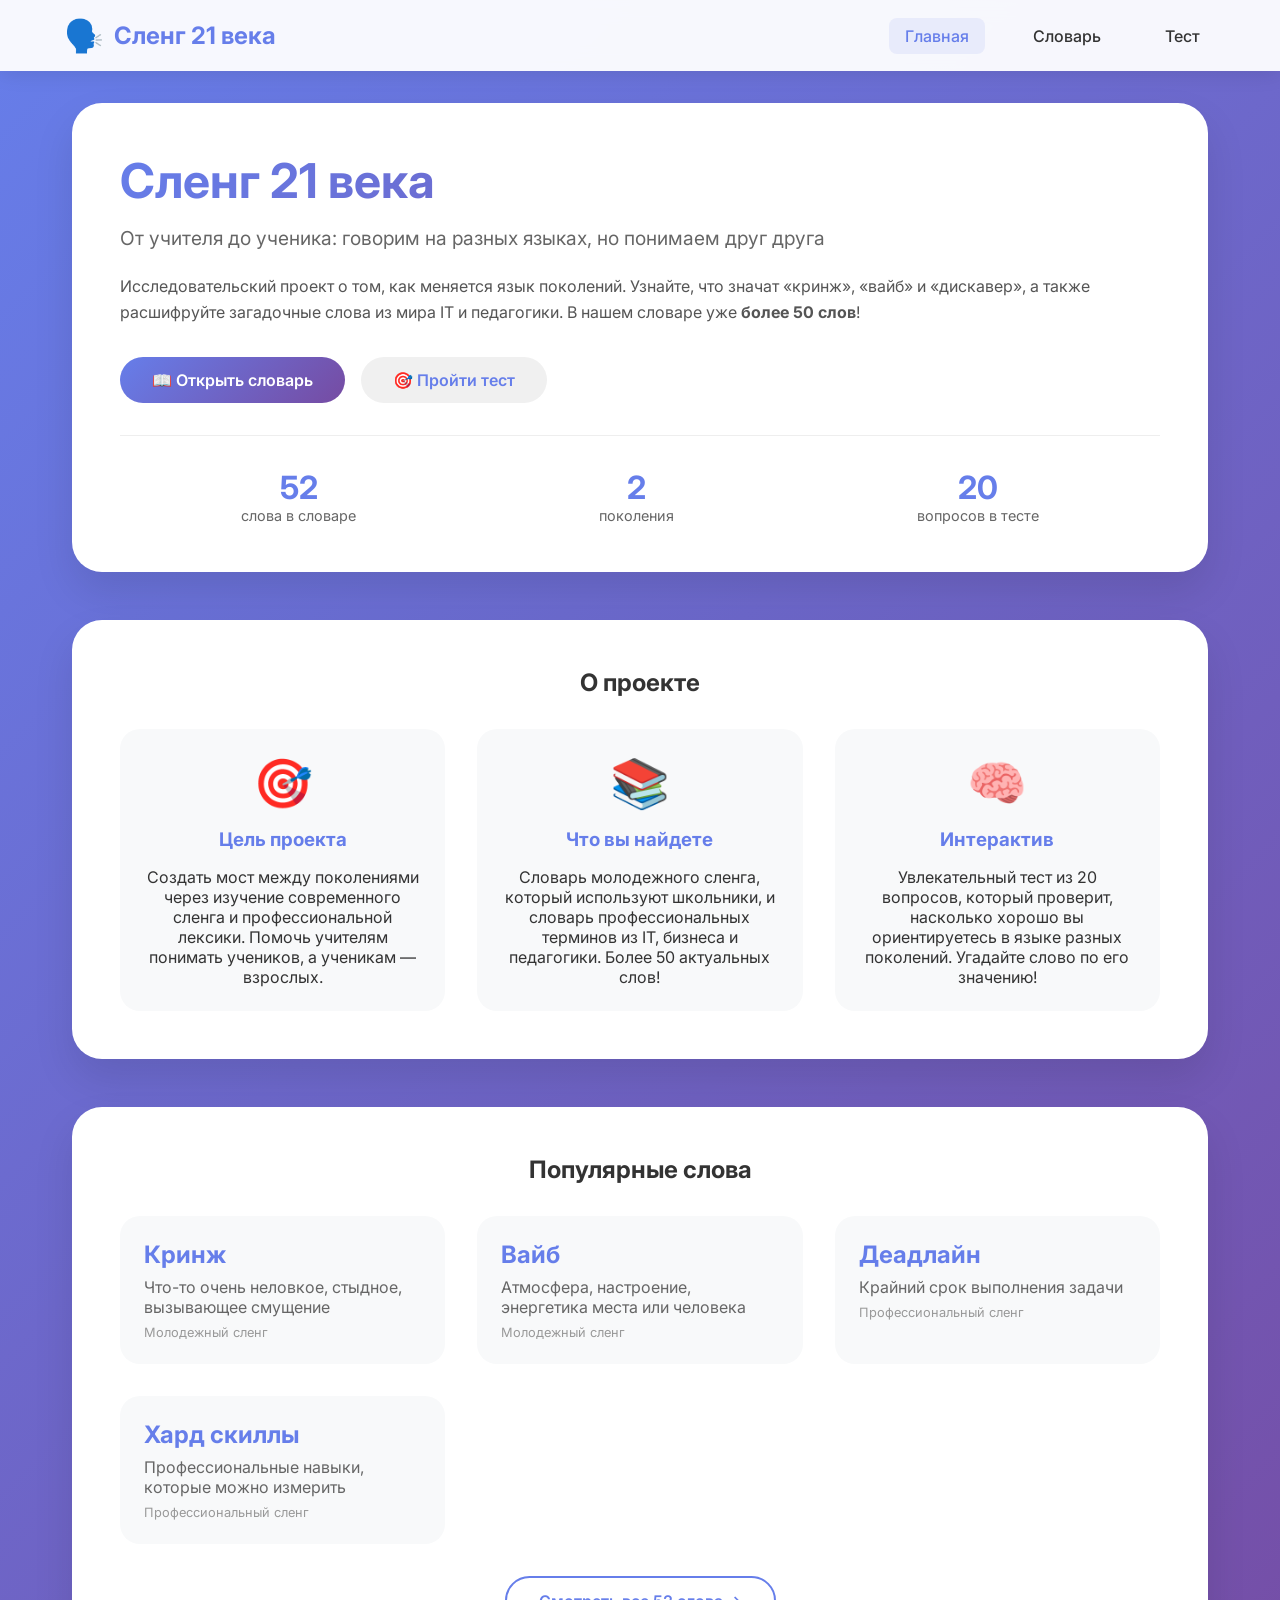
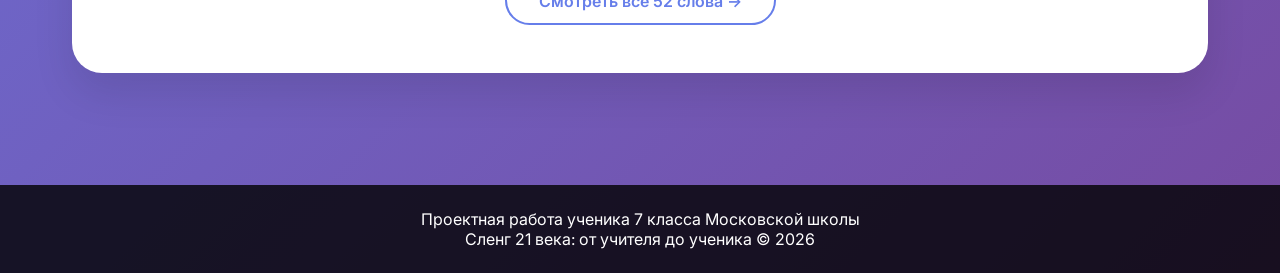
<file: index.html>
<!DOCTYPE html>
<html lang="ru">
<head>
    <meta charset="UTF-8">
    <meta name="viewport" content="width=device-width, initial-scale=1.0, user-scalable=yes">
    <title>Сленг 21 века | Главная</title>
    <link rel="stylesheet" href="style.css">
    <link href="https://fonts.googleapis.com/css2?family=Inter:opsz,wght@14..32,300;14..32,400;14..32,600;14..32,700&display=swap" rel="stylesheet">
</head>
<body>
    <header>
        <nav class="navbar">
            <div class="nav-brand">
                <span class="logo">🗣️</span>
                <span class="logo-text">Сленг 21 века</span>
            </div>
            <ul class="nav-menu">
                <li><a href="index.html" class="active">Главная</a></li>
                <li><a href="dictionary.html">Словарь</a></li>
                <li><a href="quiz.html">Тест</a></li>
            </ul>
            <div class="hamburger">
                <span></span>
                <span></span>
                <span></span>
            </div>
        </nav>
    </header>

    <main>
        <section class="hero">
            <div class="hero-content">
                <h1>Сленг 21 века</h1>
                <p class="subtitle">От учителя до ученика: говорим на разных языках, но понимаем друг друга</p>
                <p class="hero-description">
                    Исследовательский проект о том, как меняется язык поколений. Узнайте, что значат 
                    «кринж», «вайб» и «дискавер», а также расшифруйте загадочные слова из мира IT и педагогики.
                    В нашем словаре уже <strong>более 50 слов</strong>!
                </p>
                <div class="hero-buttons">
                    <a href="dictionary.html" class="btn btn-primary">📖 Открыть словарь</a>
                    <a href="quiz.html" class="btn btn-secondary">🎯 Пройти тест</a>
                </div>
            </div>
            <div class="hero-stats">
                <div class="stat-card">
                    <div class="stat-number">52</div>
                    <div class="stat-label">слова в словаре</div>
                </div>
                <div class="stat-card">
                    <div class="stat-number">2</div>
                    <div class="stat-label">поколения</div>
                </div>
                <div class="stat-card">
                    <div class="stat-number">20</div>
                    <div class="stat-label">вопросов в тесте</div>
                </div>
            </div>
        </section>

        <section class="about-project">
            <h2>О проекте</h2>
            <div class="about-grid">
                <div class="about-card">
                    <div class="about-icon">🎯</div>
                    <h3>Цель проекта</h3>
                    <p>Создать мост между поколениями через изучение современного сленга и профессиональной лексики. Помочь учителям понимать учеников, а ученикам — взрослых.</p>
                </div>
                <div class="about-card">
                    <div class="about-icon">📚</div>
                    <h3>Что вы найдете</h3>
                    <p>Словарь молодежного сленга, который используют школьники, и словарь профессиональных терминов из IT, бизнеса и педагогики. Более 50 актуальных слов!</p>
                </div>
                <div class="about-card">
                    <div class="about-icon">🧠</div>
                    <h3>Интерактив</h3>
                    <p>Увлекательный тест из 20 вопросов, который проверит, насколько хорошо вы ориентируетесь в языке разных поколений. Угадайте слово по его значению!</p>
                </div>
            </div>
        </section>

        <section class="preview">
            <h2>Популярные слова</h2>
            <div class="preview-grid">
                <div class="preview-item">
                    <div class="word">Кринж</div>
                    <div class="meaning">Что-то очень неловкое, стыдное, вызывающее смущение</div>
                    <div class="category">Молодежный сленг</div>
                </div>
                <div class="preview-item">
                    <div class="word">Вайб</div>
                    <div class="meaning">Атмосфера, настроение, энергетика места или человека</div>
                    <div class="category">Молодежный сленг</div>
                </div>
                <div class="preview-item">
                    <div class="word">Деадлайн</div>
                    <div class="meaning">Крайний срок выполнения задачи</div>
                    <div class="category">Профессиональный сленг</div>
                </div>
                <div class="preview-item">
                    <div class="word">Хард скиллы</div>
                    <div class="meaning">Профессиональные навыки, которые можно измерить</div>
                    <div class="category">Профессиональный сленг</div>
                </div>
            </div>
            <div class="center-btn">
                <a href="dictionary.html" class="btn btn-outline">Смотреть все 52 слова →</a>
            </div>
        </section>
    </main>

    <footer>
        <div class="footer-content">
            <p>Проектная работа ученика 7 класса Московской школы</p>
            <p>Сленг 21 века: от учителя до ученика © 2026</p>
        </div>
    </footer>

    <script>
        const hamburger = document.querySelector('.hamburger');
        const navMenu = document.querySelector('.nav-menu');
        
        hamburger.addEventListener('click', () => {
            hamburger.classList.toggle('active');
            navMenu.classList.toggle('active');
        });
    </script>
</body>
</html>
</file>
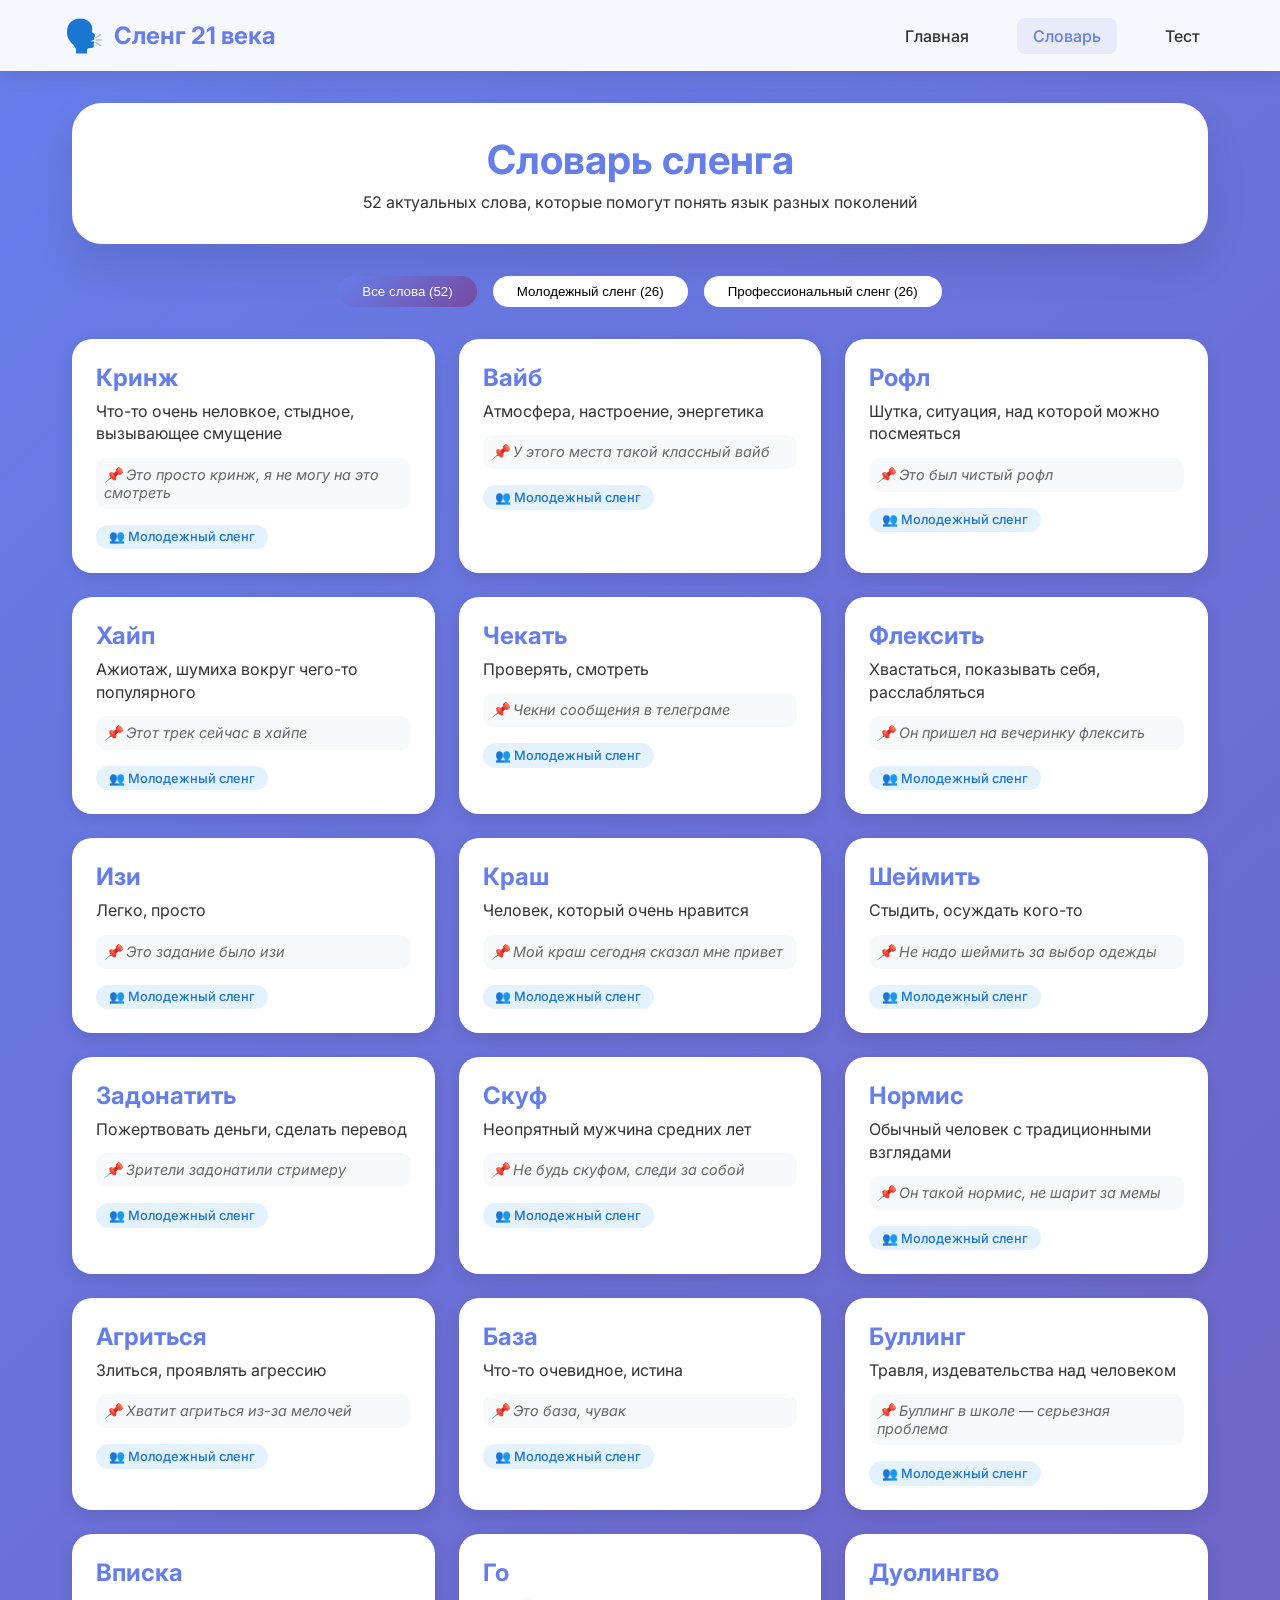
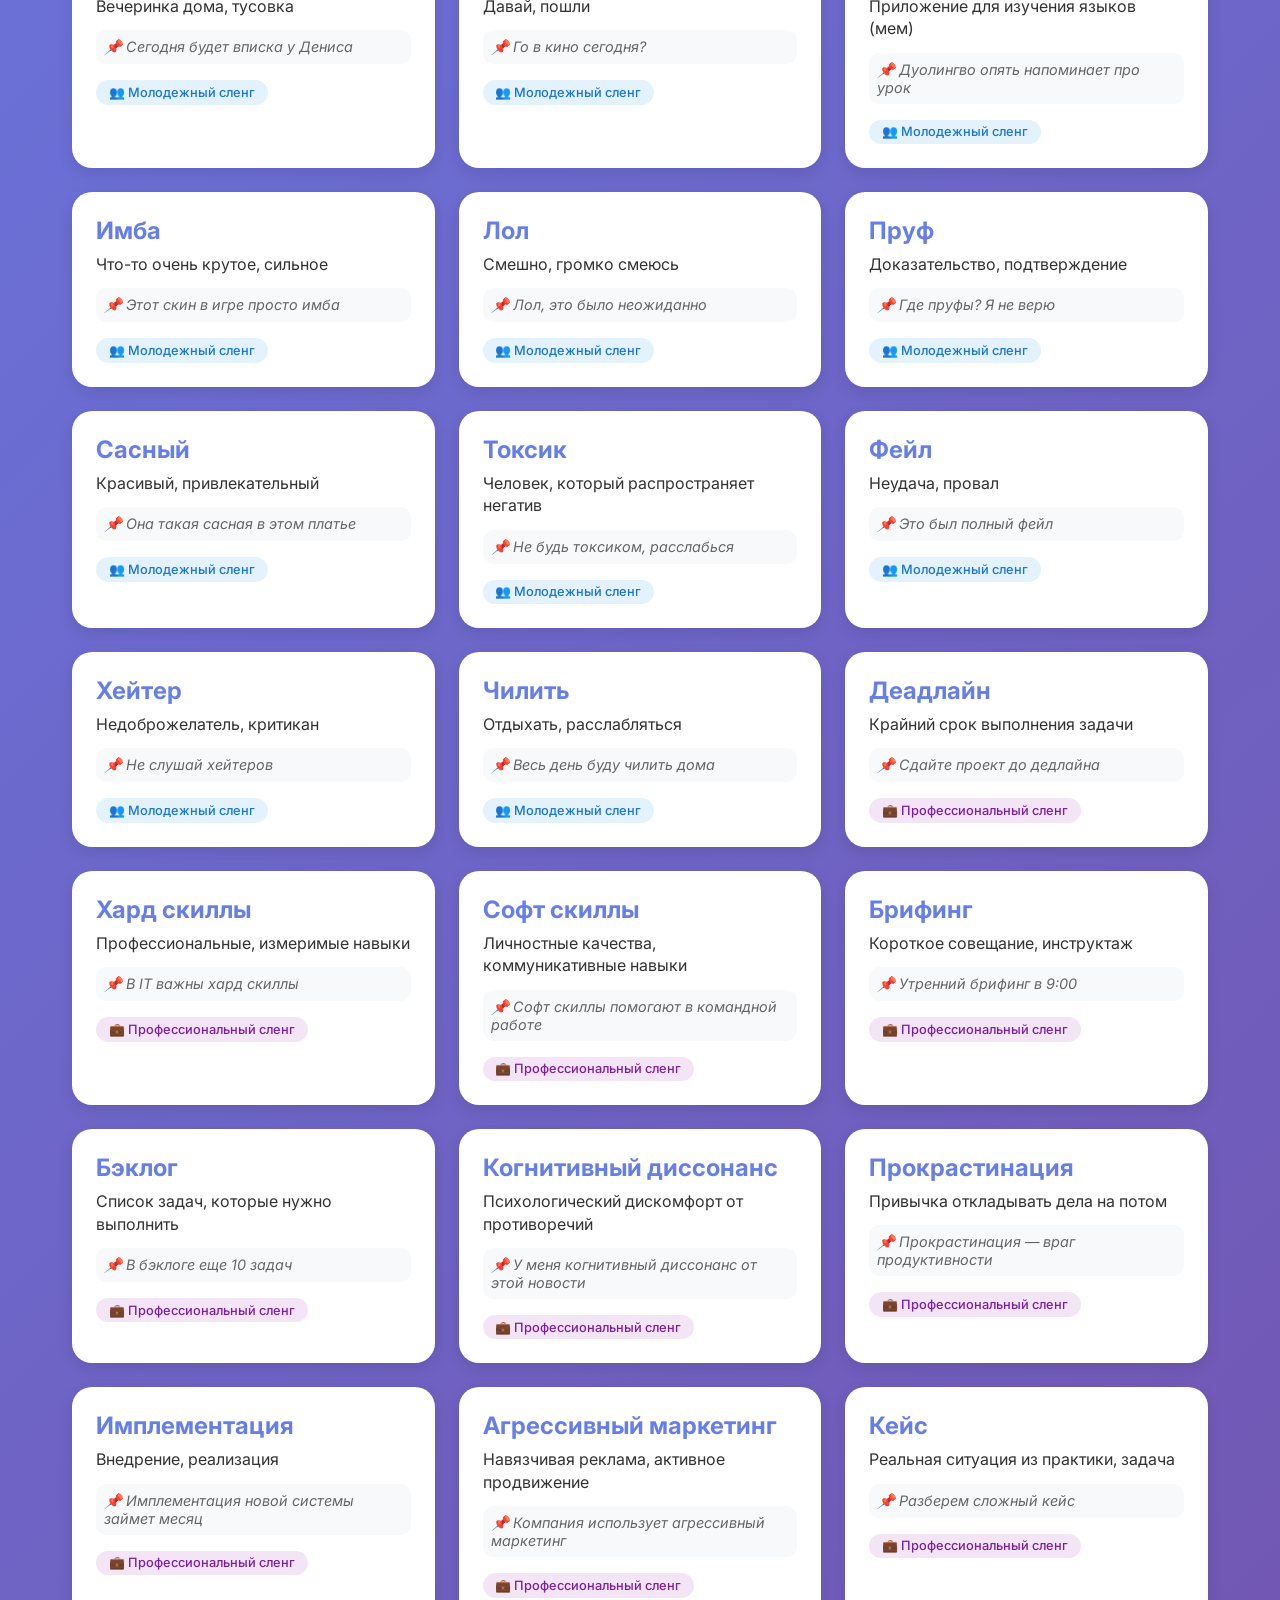
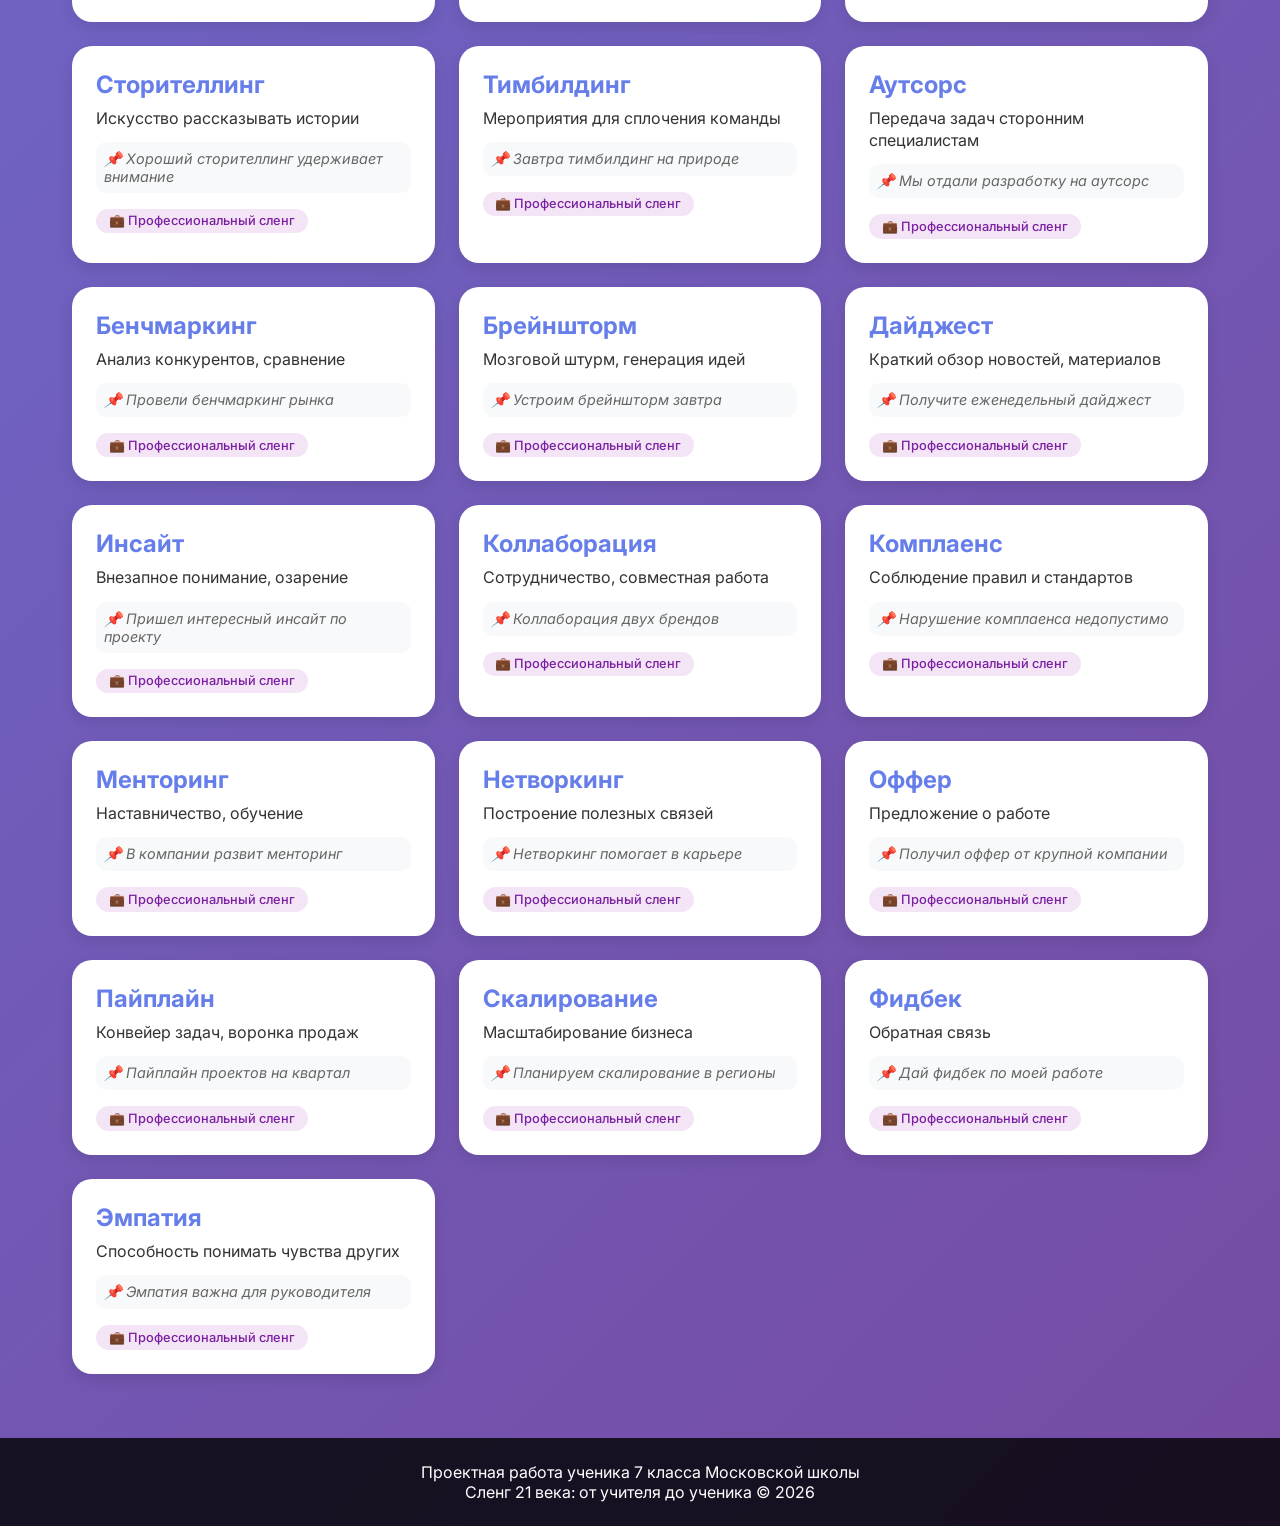
<file: dictionary.html>
<!DOCTYPE html>
<html lang="ru">
<head>
    <meta charset="UTF-8">
    <meta name="viewport" content="width=device-width, initial-scale=1.0, user-scalable=yes">
    <title>Словарь сленга | Сленг 21 века</title>
    <link rel="stylesheet" href="style.css">
    <link href="https://fonts.googleapis.com/css2?family=Inter:opsz,wght@14..32,300;14..32,400;14..32,600;14..32,700&display=swap" rel="stylesheet">
</head>
<body>
    <header>
        <nav class="navbar">
            <div class="nav-brand">
                <span class="logo">🗣️</span>
                <span class="logo-text">Сленг 21 века</span>
            </div>
            <ul class="nav-menu">
                <li><a href="index.html">Главная</a></li>
                <li><a href="dictionary.html" class="active">Словарь</a></li>
                <li><a href="quiz.html">Тест</a></li>
            </ul>
            <div class="hamburger">
                <span></span>
                <span></span>
                <span></span>
            </div>
        </nav>
    </header>

    <main>
        <section class="page-header">
            <h1>Словарь сленга</h1>
            <p>52 актуальных слова, которые помогут понять язык разных поколений</p>
        </section>

        <section class="dictionary-filters">
            <div class="filter-buttons">
                <button class="filter-btn active" data-filter="all">Все слова (52)</button>
                <button class="filter-btn" data-filter="youth">Молодежный сленг (26)</button>
                <button class="filter-btn" data-filter="professional">Профессиональный сленг (26)</button>
            </div>
        </section>

        <section class="dictionary-list">
            <div class="dictionary-grid" id="dictionaryGrid"></div>
        </section>
    </main>

    <footer>
        <div class="footer-content">
            <p>Проектная работа ученика 7 класса Московской школы</p>
            <p>Сленг 21 века: от учителя до ученика © 2026</p>
        </div>
    </footer>

    <script>
        const dictionary = [
            // Молодежный сленг (26 слов)
            { word: "Кринж", meaning: "Что-то очень неловкое, стыдное, вызывающее смущение", example: "Это просто кринж, я не могу на это смотреть", category: "youth" },
            { word: "Вайб", meaning: "Атмосфера, настроение, энергетика", example: "У этого места такой классный вайб", category: "youth" },
            { word: "Рофл", meaning: "Шутка, ситуация, над которой можно посмеяться", example: "Это был чистый рофл", category: "youth" },
            { word: "Хайп", meaning: "Ажиотаж, шумиха вокруг чего-то популярного", example: "Этот трек сейчас в хайпе", category: "youth" },
            { word: "Чекать", meaning: "Проверять, смотреть", example: "Чекни сообщения в телеграме", category: "youth" },
            { word: "Флексить", meaning: "Хвастаться, показывать себя, расслабляться", example: "Он пришел на вечеринку флексить", category: "youth" },
            { word: "Изи", meaning: "Легко, просто", example: "Это задание было изи", category: "youth" },
            { word: "Краш", meaning: "Человек, который очень нравится", example: "Мой краш сегодня сказал мне привет", category: "youth" },
            { word: "Шеймить", meaning: "Стыдить, осуждать кого-то", example: "Не надо шеймить за выбор одежды", category: "youth" },
            { word: "Задонатить", meaning: "Пожертвовать деньги, сделать перевод", example: "Зрители задонатили стримеру", category: "youth" },
            { word: "Скуф", meaning: "Неопрятный мужчина средних лет", example: "Не будь скуфом, следи за собой", category: "youth" },
            { word: "Нормис", meaning: "Обычный человек с традиционными взглядами", example: "Он такой нормис, не шарит за мемы", category: "youth" },
            { word: "Агриться", meaning: "Злиться, проявлять агрессию", example: "Хватит агриться из-за мелочей", category: "youth" },
            { word: "База", meaning: "Что-то очевидное, истина", example: "Это база, чувак", category: "youth" },
            { word: "Буллинг", meaning: "Травля, издевательства над человеком", example: "Буллинг в школе — серьезная проблема", category: "youth" },
            { word: "Вписка", meaning: "Вечеринка дома, тусовка", example: "Сегодня будет вписка у Дениса", category: "youth" },
            { word: "Го", meaning: "Давай, пошли", example: "Го в кино сегодня?", category: "youth" },
            { word: "Дуолингво", meaning: "Приложение для изучения языков (мем)", example: "Дуолингво опять напоминает про урок", category: "youth" },
            { word: "Имба", meaning: "Что-то очень крутое, сильное", example: "Этот скин в игре просто имба", category: "youth" },
            { word: "Лол", meaning: "Смешно, громко смеюсь", example: "Лол, это было неожиданно", category: "youth" },
            { word: "Пруф", meaning: "Доказательство, подтверждение", example: "Где пруфы? Я не верю", category: "youth" },
            { word: "Сасный", meaning: "Красивый, привлекательный", example: "Она такая сасная в этом платье", category: "youth" },
            { word: "Токсик", meaning: "Человек, который распространяет негатив", example: "Не будь токсиком, расслабься", category: "youth" },
            { word: "Фейл", meaning: "Неудача, провал", example: "Это был полный фейл", category: "youth" },
            { word: "Хейтер", meaning: "Недоброжелатель, критикан", example: "Не слушай хейтеров", category: "youth" },
            { word: "Чилить", meaning: "Отдыхать, расслабляться", example: "Весь день буду чилить дома", category: "youth" },
            
            // Профессиональный сленг (26 слов)
            { word: "Деадлайн", meaning: "Крайний срок выполнения задачи", example: "Сдайте проект до дедлайна", category: "professional" },
            { word: "Хард скиллы", meaning: "Профессиональные, измеримые навыки", example: "В IT важны хард скиллы", category: "professional" },
            { word: "Софт скиллы", meaning: "Личностные качества, коммуникативные навыки", example: "Софт скиллы помогают в командной работе", category: "professional" },
            { word: "Брифинг", meaning: "Короткое совещание, инструктаж", example: "Утренний брифинг в 9:00", category: "professional" },
            { word: "Бэклог", meaning: "Список задач, которые нужно выполнить", example: "В бэклоге еще 10 задач", category: "professional" },
            { word: "Когнитивный диссонанс", meaning: "Психологический дискомфорт от противоречий", example: "У меня когнитивный диссонанс от этой новости", category: "professional" },
            { word: "Прокрастинация", meaning: "Привычка откладывать дела на потом", example: "Прокрастинация — враг продуктивности", category: "professional" },
            { word: "Имплементация", meaning: "Внедрение, реализация", example: "Имплементация новой системы займет месяц", category: "professional" },
            { word: "Агрессивный маркетинг", meaning: "Навязчивая реклама, активное продвижение", example: "Компания использует агрессивный маркетинг", category: "professional" },
            { word: "Кейс", meaning: "Реальная ситуация из практики, задача", example: "Разберем сложный кейс", category: "professional" },
            { word: "Сторителлинг", meaning: "Искусство рассказывать истории", example: "Хороший сторителлинг удерживает внимание", category: "professional" },
            { word: "Тимбилдинг", meaning: "Мероприятия для сплочения команды", example: "Завтра тимбилдинг на природе", category: "professional" },
            { word: "Аутсорс", meaning: "Передача задач сторонним специалистам", example: "Мы отдали разработку на аутсорс", category: "professional" },
            { word: "Бенчмаркинг", meaning: "Анализ конкурентов, сравнение", example: "Провели бенчмаркинг рынка", category: "professional" },
            { word: "Брейншторм", meaning: "Мозговой штурм, генерация идей", example: "Устроим брейншторм завтра", category: "professional" },
            { word: "Дайджест", meaning: "Краткий обзор новостей, материалов", example: "Получите еженедельный дайджест", category: "professional" },
            { word: "Инсайт", meaning: "Внезапное понимание, озарение", example: "Пришел интересный инсайт по проекту", category: "professional" },
            { word: "Коллаборация", meaning: "Сотрудничество, совместная работа", example: "Коллаборация двух брендов", category: "professional" },
            { word: "Комплаенс", meaning: "Соблюдение правил и стандартов", example: "Нарушение комплаенса недопустимо", category: "professional" },
            { word: "Менторинг", meaning: "Наставничество, обучение", example: "В компании развит менторинг", category: "professional" },
            { word: "Нетворкинг", meaning: "Построение полезных связей", example: "Нетворкинг помогает в карьере", category: "professional" },
            { word: "Оффер", meaning: "Предложение о работе", example: "Получил оффер от крупной компании", category: "professional" },
            { word: "Пайплайн", meaning: "Конвейер задач, воронка продаж", example: "Пайплайн проектов на квартал", category: "professional" },
            { word: "Скалирование", meaning: "Масштабирование бизнеса", example: "Планируем скалирование в регионы", category: "professional" },
            { word: "Фидбек", meaning: "Обратная связь", example: "Дай фидбек по моей работе", category: "professional" },
            { word: "Эмпатия", meaning: "Способность понимать чувства других", example: "Эмпатия важна для руководителя", category: "professional" }
        ];

        function renderDictionary(filter = "all") {
            const grid = document.getElementById('dictionaryGrid');
            const filteredWords = filter === "all" ? dictionary : dictionary.filter(item => item.category === filter);
            
            grid.innerHTML = filteredWords.map(item => `
                <div class="dictionary-card">
                    <div class="card-word">${item.word}</div>
                    <div class="card-meaning">${item.meaning}</div>
                    <div class="card-example">📌 ${item.example}</div>
                    <div class="card-category ${item.category}">
                        ${item.category === "youth" ? "👥 Молодежный сленг" : "💼 Профессиональный сленг"}
                    </div>
                </div>
            `).join('');
        }

        const filterBtns = document.querySelectorAll('.filter-btn');
        filterBtns.forEach(btn => {
            btn.addEventListener('click', () => {
                filterBtns.forEach(b => b.classList.remove('active'));
                btn.classList.add('active');
                renderDictionary(btn.dataset.filter);
            });
        });

        renderDictionary("all");

        const hamburger = document.querySelector('.hamburger');
        const navMenu = document.querySelector('.nav-menu');
        
        hamburger.addEventListener('click', () => {
            hamburger.classList.toggle('active');
            navMenu.classList.toggle('active');
        });
    </script>
</body>
</html>
</file>
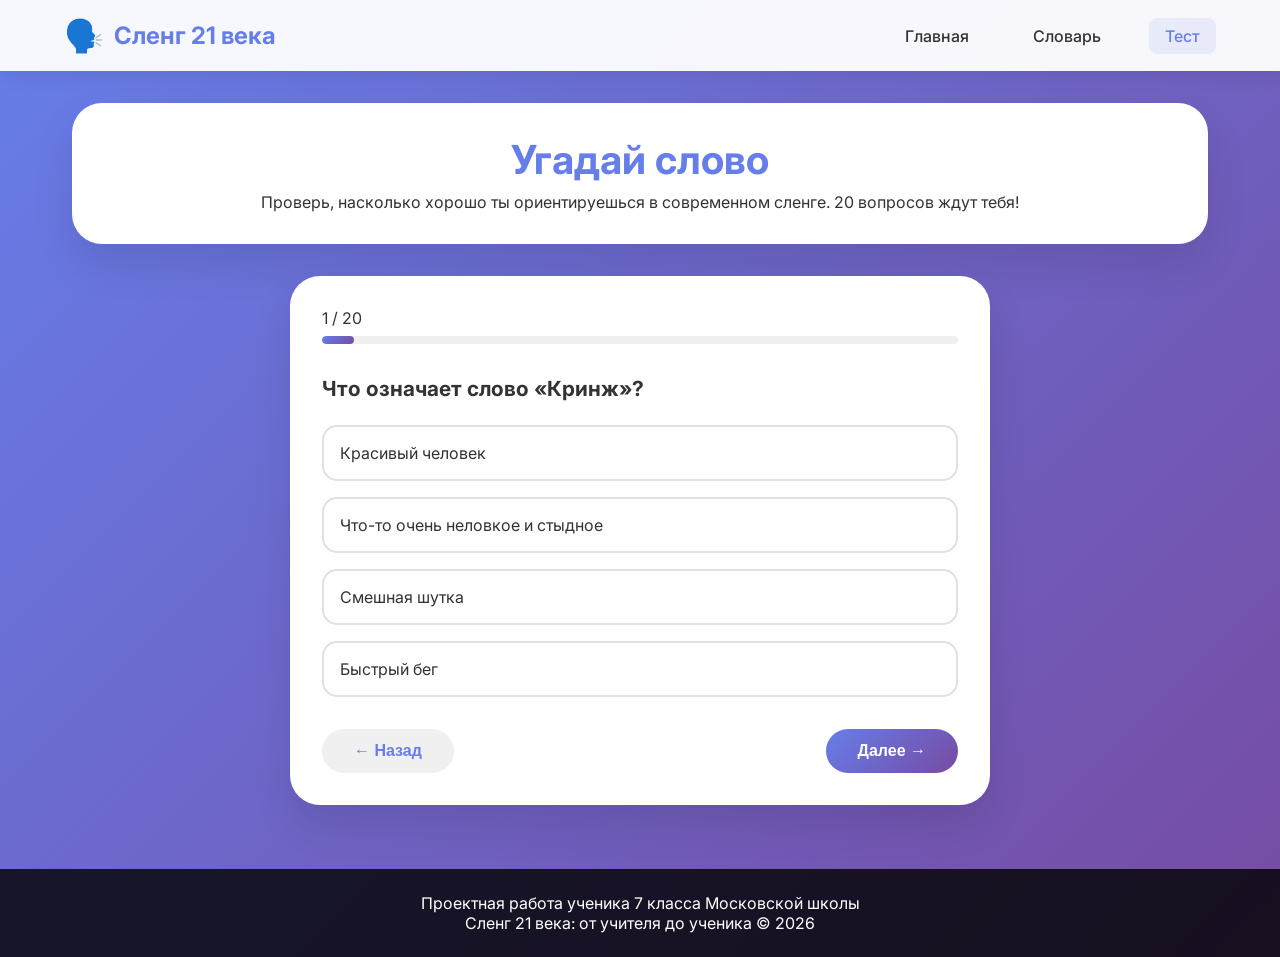
<file: quiz.html>
<!DOCTYPE html>
<html lang="ru">
<head>
    <meta charset="UTF-8">
    <meta name="viewport" content="width=device-width, initial-scale=1.0, user-scalable=yes">
    <title>Тест | Сленг 21 века</title>
    <link rel="stylesheet" href="style.css">
    <link href="https://fonts.googleapis.com/css2?family=Inter:opsz,wght@14..32,300;14..32,400;14..32,600;14..32,700&display=swap" rel="stylesheet">
</head>
<body>
    <header>
        <nav class="navbar">
            <div class="nav-brand">
                <span class="logo">🗣️</span>
                <span class="logo-text">Сленг 21 века</span>
            </div>
            <ul class="nav-menu">
                <li><a href="index.html">Главная</a></li>
                <li><a href="dictionary.html">Словарь</a></li>
                <li><a href="quiz.html" class="active">Тест</a></li>
            </ul>
            <div class="hamburger">
                <span></span>
                <span></span>
                <span></span>
            </div>
        </nav>
    </header>

    <main>
        <section class="page-header">
            <h1>Угадай слово</h1>
            <p>Проверь, насколько хорошо ты ориентируешься в современном сленге. 20 вопросов ждут тебя!</p>
        </section>

        <section class="quiz-container">
            <div class="quiz-card" id="quizCard">
                <div class="quiz-progress">
                    <span id="currentQuestion">1</span> / <span id="totalQuestions">20</span>
                    <div class="progress-bar">
                        <div class="progress-fill" id="progressFill"></div>
                    </div>
                </div>
                <div class="quiz-content">
                    <h3 id="questionText">Загрузка...</h3>
                    <div class="quiz-options" id="quizOptions"></div>
                </div>
                <div class="quiz-result" id="quizResult" style="display: none;">
                    <div class="result-icon" id="resultIcon">🎉</div>
                    <h3 id="resultTitle">Ваш результат</h3>
                    <div class="result-score" id="resultScore">0/20</div>
                    <p id="resultMessage"></p>
                    <button class="btn btn-primary" id="restartQuiz">Пройти заново</button>
                </div>
                <div class="quiz-controls" id="quizControls">
                    <button class="btn btn-secondary" id="prevBtn" disabled>← Назад</button>
                    <button class="btn btn-primary" id="nextBtn">Далее →</button>
                </div>
            </div>
        </section>
    </main>

    <footer>
        <div class="footer-content">
            <p>Проектная работа ученика 7 класса Московской школы</p>
            <p>Сленг 21 века: от учителя до ученика © 2026</p>
        </div>
    </footer>

    <script>
        const quizQuestions = [
            { text: "Что означает слово «Кринж»?", options: ["Красивый человек", "Что-то очень неловкое и стыдное", "Смешная шутка", "Быстрый бег"], correct: 1 },
            { text: "Какое слово означает «атмосфера, настроение»?", options: ["Хайп", "Флексить", "Вайб", "Рофл"], correct: 2 },
            { text: "Что такое «деадлайн»?", options: ["Выходной день", "Крайний срок выполнения задачи", "Новый проект", "Онлайн-встреча"], correct: 1 },
            { text: "«Хард скиллы» — это...", options: ["Личные качества", "Профессиональные навыки", "Спортивные достижения", "Музыкальные способности"], correct: 1 },
            { text: "Что значит «рофл»?", options: ["Серьезный разговор", "Шутка, над которой можно посмеяться", "Спортивное соревнование", "Учебное задание"], correct: 1 },
            { text: "«Прокрастинация» — это...", options: ["Быстрая работа", "Привычка откладывать дела на потом", "Отличная память", "Умение общаться"], correct: 1 },
            { text: "Кого называют «крашем»?", options: ["Учителя", "Друга", "Человека, который очень нравится", "Родителя"], correct: 2 },
            { text: "Что такое «тимбилдинг»?", options: ["Строительство дома", "Мероприятия для сплочения команды", "Ремонт техники", "Школьное собрание"], correct: 1 },
            { text: "«Чекать» — это...", options: ["Проверять, смотреть", "Покупать", "Рисовать", "Петь"], correct: 0 },
            { text: "Что означает «софт скиллы»?", options: ["Программирование", "Личностные качества и коммуникативные навыки", "Математические способности", "Спортивные достижения"], correct: 1 },
            { text: "Что значит «хайп»?", options: ["Тишина", "Ажиотаж, шумиха", "Грусть", "Учеба"], correct: 1 },
            { text: "«Флексить» — это...", options: ["Хвастаться, расслабляться", "Бегать быстро", "Плакать", "Учиться"], correct: 0 },
            { text: "Что такое «имба»?", options: ["Что-то слабое", "Что-то очень крутое", "Новый телефон", "Старая игра"], correct: 1 },
            { text: "«Агриться» означает...", options: ["Радоваться", "Злиться, проявлять агрессию", "Спать", "Учиться"], correct: 1 },
            { text: "Что такое «фидбек»?", options: ["Обратная связь", "Новый фильм", "Компьютерная игра", "Школьный предмет"], correct: 0 },
            { text: "«Брейншторм» — это...", options: ["Гроза", "Мозговой штурм, генерация идей", "Спортивное соревнование", "Музыкальный фестиваль"], correct: 1 },
            { text: "Что значит «кейс» в профессиональном сленге?", options: ["Чемодан", "Реальная ситуация из практики", "Новый дом", "Компьютер"], correct: 1 },
            { text: "«Нетворкинг» — это...", options: ["Рыбалка", "Построение полезных связей", "Компьютерная сеть", "Спорт"], correct: 1 },
            { text: "Что такое «база» в молодежном сленге?", options: ["Основание здания", "Что-то очевидное, истина", "Баскетбольная площадка", "База данных"], correct: 1 },
            { text: "«Чилить» означает...", options: ["Работать", "Отдыхать, расслабляться", "Учиться", "Бежать"], correct: 1 }
        ];

        let currentQuestionIndex = 0;
        let userAnswers = new Array(quizQuestions.length).fill(null);
        let quizCompleted = false;

        const questionText = document.getElementById('questionText');
        const quizOptions = document.getElementById('quizOptions');
        const currentQuestionSpan = document.getElementById('currentQuestion');
        const totalQuestionsSpan = document.getElementById('totalQuestions');
        const progressFill = document.getElementById('progressFill');
        const prevBtn = document.getElementById('prevBtn');
        const nextBtn = document.getElementById('nextBtn');
        const quizControls = document.getElementById('quizControls');
        const quizResultDiv = document.getElementById('quizResult');
        const quizContent = document.querySelector('.quiz-content');

        totalQuestionsSpan.textContent = quizQuestions.length;

        function renderQuestion() {
            const question = quizQuestions[currentQuestionIndex];
            questionText.textContent = question.text;
            
            quizOptions.innerHTML = '';
            question.options.forEach((option, index) => {
                const isChecked = userAnswers[currentQuestionIndex] === index;
                const optionDiv = document.createElement('div');
                optionDiv.className = `quiz-option ${isChecked ? 'selected' : ''}`;
                optionDiv.innerHTML = `
                    <input type="radio" name="quiz" value="${index}" id="opt${index}" ${isChecked ? 'checked' : ''}>
                    <label for="opt${index}">${option}</label>
                `;
                optionDiv.addEventListener('click', () => {
                    const radio = optionDiv.querySelector('input');
                    radio.checked = true;
                    userAnswers[currentQuestionIndex] = index;
                    document.querySelectorAll('.quiz-option').forEach(opt => opt.classList.remove('selected'));
                    optionDiv.classList.add('selected');
                    updateNextButtonState();
                });
                quizOptions.appendChild(optionDiv);
            });
            
            currentQuestionSpan.textContent = currentQuestionIndex + 1;
            const progress = ((currentQuestionIndex + 1) / quizQuestions.length) * 100;
            progressFill.style.width = `${progress}%`;
            
            prevBtn.disabled = currentQuestionIndex === 0;
            updateNextButtonState();
        }

        function updateNextButtonState() {
            if (userAnswers[currentQuestionIndex] !== null) {
                nextBtn.disabled = false;
            } else {
                nextBtn.disabled = true;
            }
        }

        function calculateResult() {
            let correctCount = 0;
            userAnswers.forEach((answer, index) => {
                if (answer === quizQuestions[index].correct) {
                    correctCount++;
                }
            });
            return correctCount;
        }

        function showResult() {
            const correctCount = calculateResult();
            const percentage = (correctCount / quizQuestions.length) * 100;
            
            quizContent.style.display = 'none';
            quizControls.style.display = 'none';
            quizResultDiv.style.display = 'block';
            
            const resultScore = document.getElementById('resultScore');
            resultScore.textContent = `${correctCount}/${quizQuestions.length}`;
            
            const resultMessage = document.getElementById('resultMessage');
            const resultIcon = document.getElementById('resultIcon');
            
            if (percentage === 100) {
                resultMessage.textContent = 'Идеально! Ты настоящий знаток сленга! 👑';
                resultIcon.textContent = '🏆';
            } else if (percentage >= 80) {
                resultMessage.textContent = 'Отлично! Ты хорошо ориентируешься в современном языке! 🌟';
                resultIcon.textContent = '🎉';
            } else if (percentage >= 60) {
                resultMessage.textContent = 'Неплохо! Загляни в словарь, чтобы узнать новые слова! 📚';
                resultIcon.textContent = '👍';
            } else if (percentage >= 40) {
                resultMessage.textContent = 'Средний результат. Посмотри словарь и попробуй снова! 💪';
                resultIcon.textContent = '📖';
            } else {
                resultMessage.textContent = 'Стоит подтянуть знания! Открой словарь и выучи новые слова! 📚✨';
                resultIcon.textContent = '💡';
            }
        }

        function nextQuestion() {
            if (currentQuestionIndex < quizQuestions.length - 1) {
                currentQuestionIndex++;
                renderQuestion();
            } else {
                quizCompleted = true;
                showResult();
            }
        }

        function prevQuestion() {
            if (currentQuestionIndex > 0) {
                currentQuestionIndex--;
                renderQuestion();
            }
        }

        function restartQuiz() {
            currentQuestionIndex = 0;
            userAnswers = new Array(quizQuestions.length).fill(null);
            quizCompleted = false;
            quizContent.style.display = 'block';
            quizControls.style.display = 'flex';
            quizResultDiv.style.display = 'none';
            renderQuestion();
        }

        nextBtn.addEventListener('click', nextQuestion);
        prevBtn.addEventListener('click', prevQuestion);
        document.getElementById('restartQuiz').addEventListener('click', restartQuiz);

        renderQuestion();

        const hamburger = document.querySelector('.hamburger');
        const navMenu = document.querySelector('.nav-menu');
        
        hamburger.addEventListener('click', () => {
            hamburger.classList.toggle('active');
            navMenu.classList.toggle('active');
        });
    </script>
</body>
</html>
</file>
<file: style.css>
* {
    margin: 0;
    padding: 0;
    box-sizing: border-box;
}

body {
    font-family: 'Inter', sans-serif;
    background: linear-gradient(135deg, #667eea 0%, #764ba2 100%);
    min-height: 100vh;
    color: #333;
}

/* Навигация */
.navbar {
    display: flex;
    justify-content: space-between;
    align-items: center;
    padding: 1rem 5%;
    background: rgba(255, 255, 255, 0.95);
    backdrop-filter: blur(10px);
    box-shadow: 0 2px 20px rgba(0, 0, 0, 0.1);
    position: sticky;
    top: 0;
    z-index: 1000;
}

.nav-brand {
    display: flex;
    align-items: center;
    gap: 10px;
    font-size: 1.5rem;
    font-weight: 700;
    color: #667eea;
}

.logo {
    font-size: 2rem;
}

.nav-menu {
    display: flex;
    list-style: none;
    gap: 2rem;
}

.nav-menu a {
    text-decoration: none;
    color: #333;
    font-weight: 500;
    transition: color 0.3s;
    padding: 0.5rem 1rem;
    border-radius: 8px;
}

.nav-menu a:hover, .nav-menu a.active {
    color: #667eea;
    background: rgba(102, 126, 234, 0.1);
}

.hamburger {
    display: none;
    flex-direction: column;
    cursor: pointer;
}

.hamburger span {
    width: 25px;
    height: 3px;
    background: #333;
    margin: 3px 0;
    transition: 0.3s;
}

/* Основной контент */
main {
    max-width: 1200px;
    margin: 0 auto;
    padding: 2rem;
}

/* Hero секция */
.hero {
    background: white;
    border-radius: 30px;
    padding: 3rem;
    margin-bottom: 3rem;
    box-shadow: 0 20px 40px rgba(0, 0, 0, 0.1);
}

.hero-content h1 {
    font-size: 3rem;
    background: linear-gradient(135deg, #667eea 0%, #764ba2 100%);
    -webkit-background-clip: text;
    -webkit-text-fill-color: transparent;
    background-clip: text;
    margin-bottom: 1rem;
}

.subtitle {
    font-size: 1.2rem;
    color: #666;
    margin-bottom: 1.5rem;
}

.hero-description {
    line-height: 1.6;
    margin-bottom: 2rem;
    color: #555;
}

.hero-buttons {
    display: flex;
    gap: 1rem;
    flex-wrap: wrap;
}

.btn {
    padding: 0.8rem 2rem;
    border-radius: 50px;
    text-decoration: none;
    font-weight: 600;
    transition: transform 0.3s, box-shadow 0.3s;
    display: inline-block;
    cursor: pointer;
    border: none;
    font-size: 1rem;
}

.btn:hover {
    transform: translateY(-2px);
    box-shadow: 0 10px 20px rgba(0, 0, 0, 0.2);
}

.btn-primary {
    background: linear-gradient(135deg, #667eea 0%, #764ba2 100%);
    color: white;
}

.btn-secondary {
    background: #f0f0f0;
    color: #667eea;
}

.btn-outline {
    background: transparent;
    border: 2px solid #667eea;
    color: #667eea;
}

.hero-stats {
    display: flex;
    justify-content: space-around;
    margin-top: 2rem;
    padding-top: 2rem;
    border-top: 1px solid #eee;
}

.stat-card {
    text-align: center;
}

.stat-number {
    font-size: 2rem;
    font-weight: 700;
    color: #667eea;
}

.stat-label {
    color: #666;
    font-size: 0.9rem;
}

/* About секция */
.about-project, .preview {
    background: white;
    border-radius: 30px;
    padding: 3rem;
    margin-bottom: 3rem;
    box-shadow: 0 20px 40px rgba(0, 0, 0, 0.1);
}

h2 {
    text-align: center;
    margin-bottom: 2rem;
    color: #333;
}

.about-grid, .preview-grid {
    display: grid;
    grid-template-columns: repeat(auto-fit, minmax(280px, 1fr));
    gap: 2rem;
}

.about-card {
    text-align: center;
    padding: 1.5rem;
    background: #f8f9fa;
    border-radius: 20px;
    transition: transform 0.3s;
}

.about-card:hover {
    transform: translateY(-5px);
}

.about-icon {
    font-size: 3rem;
    margin-bottom: 1rem;
}

.about-card h3 {
    margin-bottom: 1rem;
    color: #667eea;
}

.preview-item {
    background: #f8f9fa;
    padding: 1.5rem;
    border-radius: 20px;
    transition: transform 0.3s;
}

.preview-item:hover {
    transform: translateY(-5px);
}

.word {
    font-size: 1.5rem;
    font-weight: 700;
    color: #667eea;
    margin-bottom: 0.5rem;
}

.meaning {
    color: #666;
    margin-bottom: 0.5rem;
}

.category {
    font-size: 0.8rem;
    color: #999;
}

.center-btn {
    text-align: center;
    margin-top: 2rem;
}

/* Страница словаря */
.page-header {
    text-align: center;
    background: white;
    border-radius: 30px;
    padding: 2rem;
    margin-bottom: 2rem;
    box-shadow: 0 20px 40px rgba(0, 0, 0, 0.1);
}

.page-header h1 {
    font-size: 2.5rem;
    color: #667eea;
    margin-bottom: 0.5rem;
}

.dictionary-filters {
    margin-bottom: 2rem;
}

.filter-buttons {
    display: flex;
    justify-content: center;
    gap: 1rem;
    flex-wrap: wrap;
}

.filter-btn {
    padding: 0.5rem 1.5rem;
    border: none;
    border-radius: 50px;
    background: white;
    cursor: pointer;
    font-weight: 500;
    transition: all 0.3s;
}

.filter-btn.active, .filter-btn:hover {
    background: linear-gradient(135deg, #667eea 0%, #764ba2 100%);
    color: white;
}

.dictionary-grid {
    display: grid;
    grid-template-columns: repeat(auto-fill, minmax(350px, 1fr));
    gap: 1.5rem;
}

.dictionary-card {
    background: white;
    border-radius: 20px;
    padding: 1.5rem;
    transition: transform 0.3s, box-shadow 0.3s;
    box-shadow: 0 5px 15px rgba(0, 0, 0, 0.1);
}

.dictionary-card:hover {
    transform: translateY(-5px);
    box-shadow: 0 10px 25px rgba(0, 0, 0, 0.15);
}

.card-word {
    font-size: 1.5rem;
    font-weight: 700;
    color: #667eea;
    margin-bottom: 0.5rem;
}

.card-meaning {
    color: #333;
    margin-bottom: 0.8rem;
    line-height: 1.4;
}

.card-example {
    font-size: 0.9rem;
    color: #666;
    font-style: italic;
    margin-bottom: 1rem;
    padding: 0.5rem;
    background: #f8f9fa;
    border-radius: 10px;
}

.card-category {
    display: inline-block;
    padding: 0.3rem 0.8rem;
    border-radius: 50px;
    font-size: 0.8rem;
    font-weight: 500;
}

.card-category.youth {
    background: #e3f2fd;
    color: #1976d2;
}

.card-category.professional {
    background: #f3e5f5;
    color: #7b1fa2;
}

/* Страница теста */
.quiz-container {
    max-width: 700px;
    margin: 0 auto;
}

.quiz-card {
    background: white;
    border-radius: 30px;
    padding: 2rem;
    box-shadow: 0 20px 40px rgba(0, 0, 0, 0.1);
}

.quiz-progress {
    margin-bottom: 2rem;
}

.progress-bar {
    height: 8px;
    background: #f0f0f0;
    border-radius: 10px;
    margin-top: 0.5rem;
    overflow: hidden;
}

.progress-fill {
    height: 100%;
    background: linear-gradient(135deg, #667eea 0%, #764ba2 100%);
    transition: width 0.3s;
    border-radius: 10px;
}

.quiz-content h3 {
    font-size: 1.3rem;
    margin-bottom: 1.5rem;
    color: #333;
}

.quiz-options {
    display: flex;
    flex-direction: column;
    gap: 1rem;
}

.quiz-option {
    padding: 1rem;
    border: 2px solid #e0e0e0;
    border-radius: 15px;
    cursor: pointer;
    transition: all 0.3s;
}

.quiz-option:hover {
    border-color: #667eea;
    background: rgba(102, 126, 234, 0.05);
}

.quiz-option.selected {
    border-color: #667eea;
    background: rgba(102, 126, 234, 0.1);
}

.quiz-option input {
    display: none;
}

.quiz-option label {
    cursor: pointer;
    display: block;
    width: 100%;
}

.quiz-controls {
    display: flex;
    justify-content: space-between;
    margin-top: 2rem;
}

.quiz-result {
    text-align: center;
}

.result-icon {
    font-size: 4rem;
    margin-bottom: 1rem;
}

.result-score {
    font-size: 2rem;
    font-weight: 700;
    color: #667eea;
    margin: 1rem 0;
}

/* Футер */
footer {
    background: rgba(0, 0, 0, 0.8);
    color: white;
    text-align: center;
    padding: 1.5rem;
    margin-top: 2rem;
}

/* Адаптивность */
@media (max-width: 768px) {
    .hamburger {
        display: flex;
    }
    
    .nav-menu {
        position: fixed;
        left: -100%;
        top: 70px;
        flex-direction: column;
        background: white;
        width: 100%;
        text-align: center;
        transition: 0.3s;
        box-shadow: 0 10px 20px rgba(0, 0, 0, 0.1);
        padding: 2rem 0;
        gap: 1rem;
    }
    
    .nav-menu.active {
        left: 0;
    }
    
    .hero, .about-project, .preview, .page-header {
        padding: 1.5rem;
    }
    
    .hero-content h1 {
        font-size: 2rem;
    }
    
    .hero-stats {
        flex-direction: column;
        gap: 1rem;
    }
    
    .dictionary-grid {
        grid-template-columns: 1fr;
    }
    
    .quiz-card {
        padding: 1.5rem;
    }
    
    .quiz-content h3 {
        font-size: 1.1rem;
    }
    
    .filter-buttons {
        flex-direction: column;
        align-items: stretch;
    }
    
    .filter-btn {
        text-align: center;
    }
}
</file>
